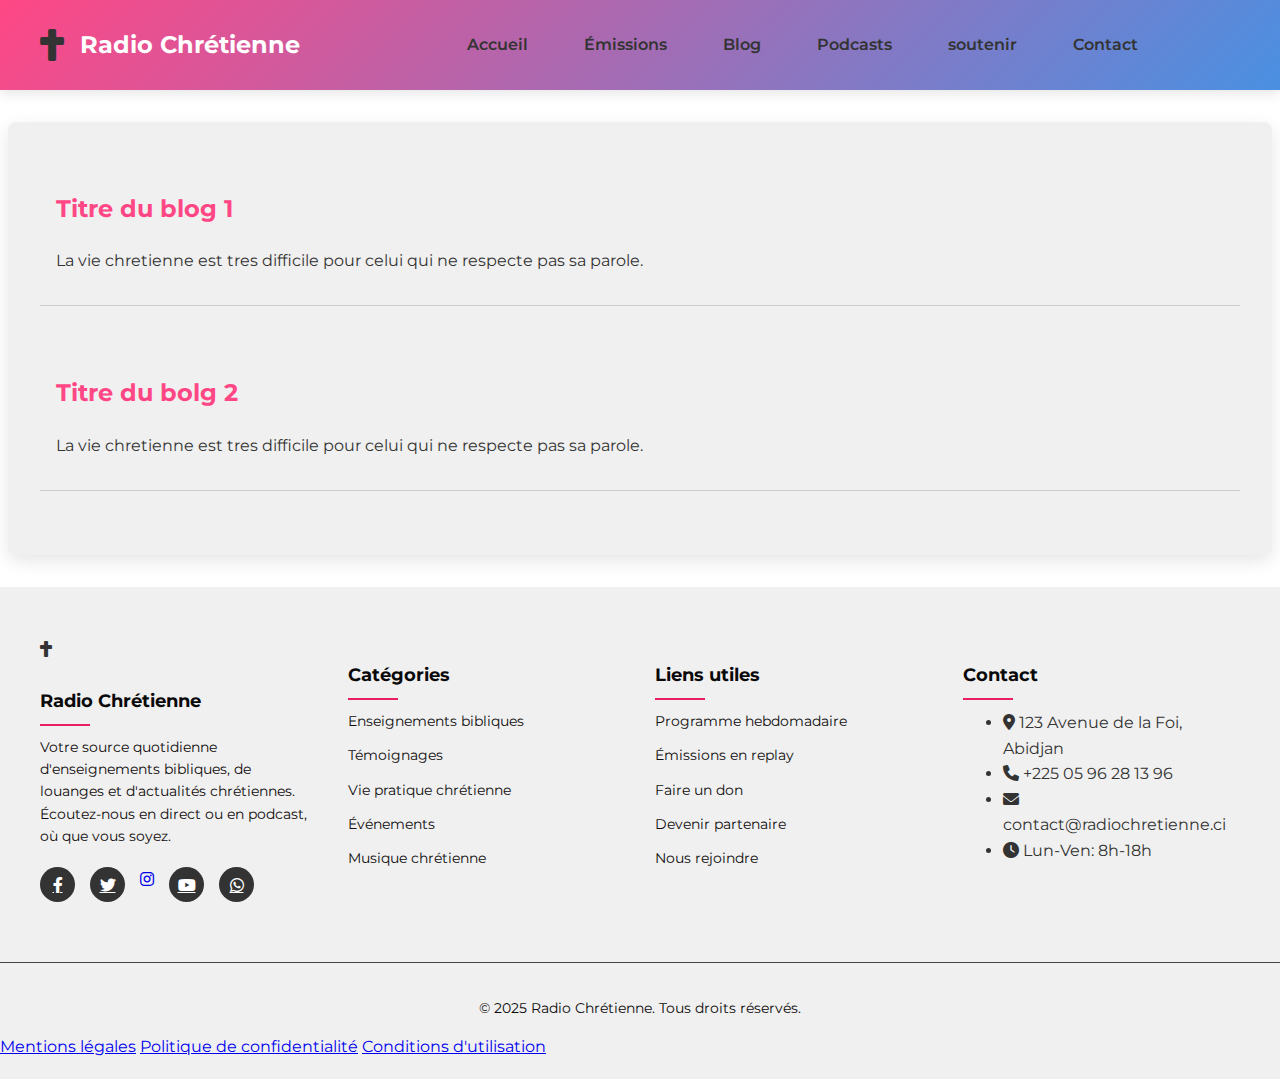
<file: blog.html>
<!DOCTYPE html>
<html lang="fr">
<head>
    <meta charset="UTF-8">
    <meta name="viewport" content="width=device-width, initial-scale=1.0">
    <title>Blog Chrétien Radio</title>
    <link href="https://cdnjs.cloudflare.com/ajax/libs/font-awesome/6.0.0-beta3/css/all.min.css" rel="stylesheet">
    <link href="https://fonts.googleapis.com/css2?family=Montserrat:wght@400;500;600;700&family=Merriweather:wght@400;700&display=swap" rel="stylesheet">
    <link rel="icon" href="favicon.ico" type="image/x-icon">
    <link href="https://fonts.googleapis.com/css2?family=Montserrat:wght@400;600;700&display=swap" rel="stylesheet">
    <link rel="stylesheet" href="css/blog.css">
    
</head>
<body>

    <header>
        <nav class="nav-container">
            <div class="logo">
                <i class="fas fa-cross fa-2x"></i>
                <h1>Radio Chrétienne</h1>
            </div>
            <ul class="nav-links">
                <li><a href="index.html">Accueil</a></li>
                <li><a href="#">Émissions</a></li>
                <li><a href="blog.html" class="active">Blog</a></li>
                <li><a href="podcast.html">Podcasts</a></li>
                <li><a href="dn.html">soutenir</a></li>
                <li><a href="cntact.html">Contact</a></li>
            </ul>
            <div class="menu-toggle" id="mobile-menu">
                <span class="bar"></span>
                <span class="bar"></span>
                <span class="bar"></span>
            </div>
        </nav>
    </header>
<main>
    <article class="post">
        <h2>Titre du blog 1</h2>
        <p>La vie chretienne est tres difficile pour celui qui ne respecte pas sa parole.</p>
    </article>
    <article class="post">
        <h2>Titre du bolg 2</h2>
        <p>La vie chretienne est tres difficile pour celui qui ne respecte pas sa parole.</p>
    </article>
</main>

<footer>
    <div class="footer-container">
        <div class="footer-col">
            <div class="footer-logo">
                <i class="fas fa-cross"></i>
                <h4>Radio Chrétienne</h4>
            </div>
            <p>Votre source quotidienne d'enseignements bibliques, de louanges et d'actualités chrétiennes. 
                Écoutez-nous en direct ou en podcast, où que vous soyez.</p>
            <div class="social-links">
                <a href="https://www.facebook.com/" class="social-icon"><i class="fab fa-facebook-f"></i></a>
                <a href="#" class="social-icon"><i class="fab fa-twitter"></i></a>
                <a href="#" class="https://www.instagram.com/"><i class="fab fa-instagram"></i></a>
                <a href="https://www.youtube.com/results?search_query=derek+jones" class="social-icon"><i class="fab fa-youtube"></i></a>
                <a href="#" class="social-icon"><i class="fab fa-whatsapp"></i></a>
            </div>
        </div>
       
        <div class="footer-col">
            <h4>Catégories</h4>
            <ul class="footer-links">
                <li><a href="#">Enseignements bibliques</a></li>
                <li><a href="#">Témoignages</a></li>
                <li><a href="#hero">Vie pratique chrétienne</a></li>
                <li><a href="#">Événements</a></li>
                <li><a href="podcast.html">Musique chrétienne</a></li>
            </ul>
        </div>
        <div class="footer-col">
            <h4>Liens utiles</h4>
            <ul class="footer-links">
                <li><a href="dn.html">Programme hebdomadaire</a></li>
                <li><a href="#">Émissions en replay</a></li>
                <li><a href="dn.html">Faire un don</a></li>
                <li><a href="dn.html">Devenir partenaire</a></li>
                <li><a href="cntact.html">Nous rejoindre</a></li>
            </ul>
        </div>
        <div class="footer-col">
            <h4>Contact</h4>
            <ul class="footer-contact">
                <li><i class="fas fa-map-marker-alt"></i> 123 Avenue de la Foi, Abidjan</li>
                <li><i class="fas fa-phone"></i> +225 05 96 28 13 96</li>
                <li><i class="fas fa-envelope"></i> contact@radiochretienne.ci</li>
                <li><i class="fas fa-clock"></i> Lun-Ven: 8h-18h</li>
            </ul>
        </div>
    </div>
    <div class="footer-bottom">
        <div class="copyright">
            <p>&copy; 2025 Radio Chrétienne. Tous droits réservés.</p>
        </div>
        <div class="footer-links-bottom">
            <a href="#">Mentions légales</a>
            <a href="#">Politique de confidentialité</a>
            <a href="#">Conditions d'utilisation</a>
        </div>
    </div>
</footer>

</body>
</html>
</file>
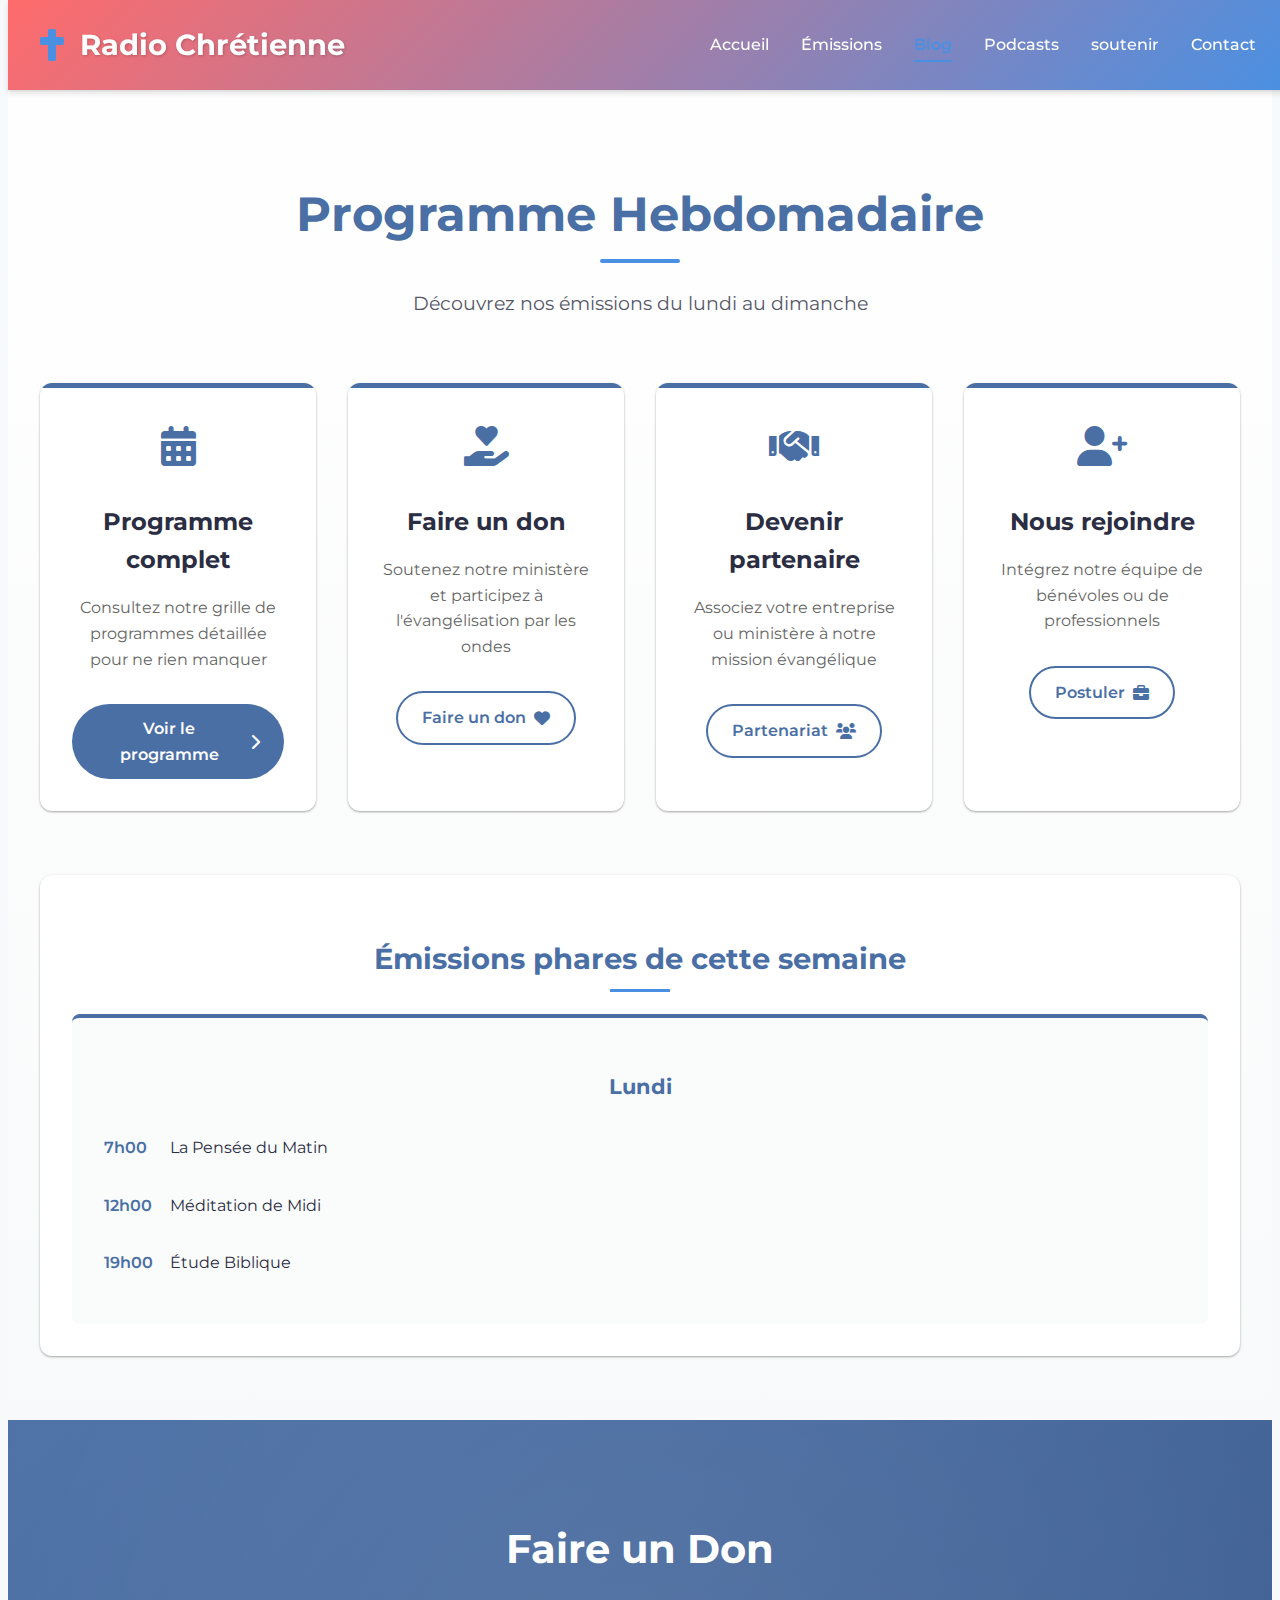
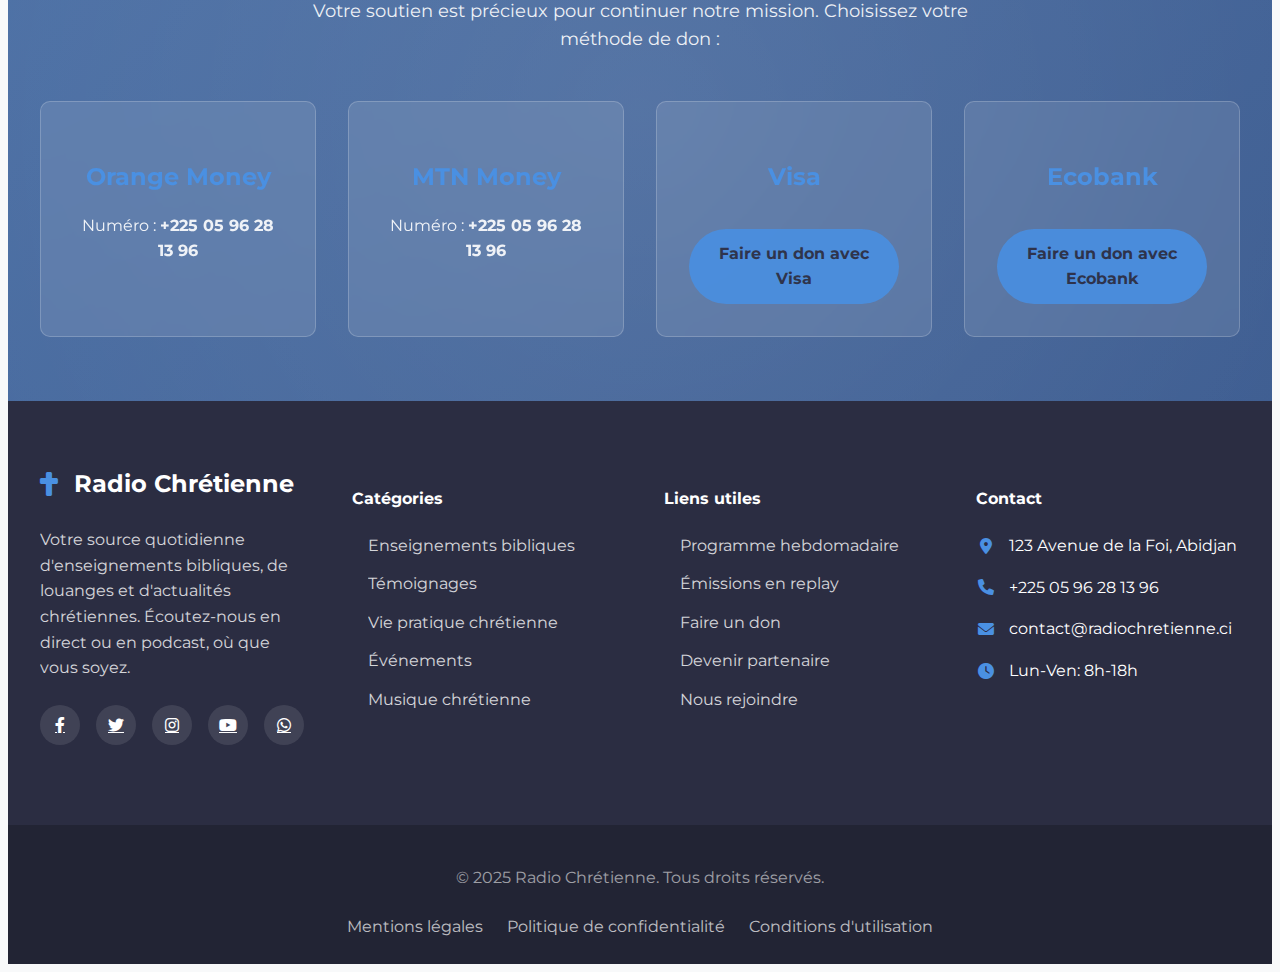
<file: dn.html>
<!DOCTYPE html>
<html lang="fr">
<head>
    <meta charset="UTF-8">
    <meta name="viewport" content="width=device-width, initial-scale=1.0">
    <meta name="description" content="Blog de Radio Chrétienne - Actualités, enseignements et méditations pour nourrir votre foi">
    <title>Blog de Radio Chrétienne - Actualités et enseignements</title>
    <link rel="stylesheet" href="css/dn.css">
    <link href="https://cdnjs.cloudflare.com/ajax/libs/font-awesome/6.0.0-beta3/css/all.min.css" rel="stylesheet">
    <link href="https://fonts.googleapis.com/css2?family=Montserrat:wght@400;500;600;700&family=Merriweather:wght@400;700&display=swap" rel="stylesheet">
    <link rel="icon" href="favicon.ico" type="image/x-icon">
</head>
<body>
    <header>
        <nav class="nav-container">
            <div class="logo">
                <i class="fas fa-cross fa-2x"></i>
                <h1>Radio Chrétienne</h1>
            </div>
            <ul class="nav-links">
                <li><a href="index.html">Accueil</a></li>
                <li><a href="#">Émissions</a></li>
                <li><a href="blog.html" class="active">Blog</a></li>
                <li><a href="podcast.html">Podcasts</a></li>
                <li><a href="dn.html">soutenir</a></li>
                <li><a href="cntact.html">Contact</a></li>
            </ul>
            <div class="menu-toggle" id="mobile-menu">
                <span class="bar"></span>
                <span class="bar"></span>
                <span class="bar"></span>
            </div>
        </nav>
    </header>

    <!-- Programme Hebdomadaire Section -->
    <section class="weekly-program" aria-labelledby="weekly-program-heading">
        <div class="container">
            <div class="program-header">
                <h2 id="weekly-program-heading">Programme Hebdomadaire</h2>
                <p class="subtitle">Découvrez nos émissions du lundi au dimanche</p>
            </div>
  
            <div class="program-actions">
                <div class="action-card">
                    <div class="action-icon">
                        <i class="fas fa-calendar-alt" aria-hidden="true"></i>
                    </div>
                    <h3>Programme complet</h3>
                    <p>Consultez notre grille de programmes détaillée pour ne rien manquer</p>
                    <a href="#" class="btn btn-primary" aria-label="Voir le programme complet">
                        Voir le programme <i class="fas fa-chevron-right" aria-hidden="true"></i>
                    </a>
                </div>
  
                <div class="action-card">
                    <div class="action-icon">
                        <i class="fas fa-hand-holding-heart" aria-hidden="true"></i>
                    </div>
                    <h3>Faire un don</h3>
                    <p>Soutenez notre ministère et participez à l'évangélisation par les ondes</p>
                    <a href="#don-section" class="btn btn-secondary" aria-label="Faire un don à Radio Chrétienne">
                        Faire un don <i class="fas fa-heart" aria-hidden="true"></i>
                    </a>
                </div>
  
                <div class="action-card">
                    <div class="action-icon">
                        <i class="fas fa-handshake" aria-hidden="true"></i>
                    </div>
                    <h3>Devenir partenaire</h3>
                    <p>Associez votre entreprise ou ministère à notre mission évangélique</p>
                    <a href="#" class="btn btn-secondary" aria-label="Devenir partenaire de Radio Chrétienne">
                        Partenariat <i class="fas fa-users" aria-hidden="true"></i>
                    </a>
                </div>
  
                <div class="action-card">
                    <div class="action-icon">
                        <i class="fas fa-user-plus" aria-hidden="true"></i>
                    </div>
                    <h3>Nous rejoindre</h3>
                    <p>Intégrez notre équipe de bénévoles ou de professionnels</p>
                    <a href="#" class="btn btn-secondary" aria-label="Rejoindre l'équipe de Radio Chrétienne">
                        Postuler <i class="fas fa-briefcase" aria-hidden="true"></i>
                    </a>
                </div>
            </div>
  
            <div class="schedule-highlights">
                <h3>Émissions phares de cette semaine</h3>
                <div class="schedule-grid">
                    <!-- Lundi -->
                    <div class="day-schedule" aria-labelledby="monday-heading">
                        <h4 id="monday-heading">Lundi</h4>
                        <ul class="program-list">
                            <li><time datetime="07:00">7h00</time><span>La Pensée du Matin</span></li>
                            <li><time datetime="12:00">12h00</time><span>Méditation de Midi</span></li>
                            <li><time datetime="19:00">19h00</time><span>Étude Biblique</span></li>
                        </ul>
                    </div>
                    <!-- Autres jours omis pour la brièveté -->
                </div>
            </div>
        </div>
    </section>

    <!-- Section Faire un Don -->
    <section id="don-section" class="donation-section">
        <div class="container">
            <h2>Faire un Don</h2>
            <p>Votre soutien est précieux pour continuer notre mission. Choisissez votre méthode de don :</p>
            <div class="donation-methods">
                <div class="method">
                    <h3>Orange Money</h3>
                    <p>Numéro : <strong>+225 05 96 28 13 96</strong></p>
                </div>
                <div class="method">
                    <h3>MTN Money</h3>
                    <p>Numéro : <strong>+225 05 96 28 13 96</strong></p>
                </div>
                <div class="method">
                    <h3>Visa</h3>
                    <p><a href="#" class="btn btn-donate">Faire un don avec Visa</a></p>
                </div>
                <div class="method">
                    <h3>Ecobank</h3>
                    <p><a href="#" class="btn btn-donate">Faire un don avec Ecobank</a></p>
                </div>
            </div>
        </div>
    </section>
  
    <footer>
        <div class="footer-container">
            <div class="footer-col">
                <div class="footer-logo">
                    <i class="fas fa-cross"></i>
                    <h4>Radio Chrétienne</h4>
                </div>
                <p>Votre source quotidienne d'enseignements bibliques, de louanges et d'actualités chrétiennes. Écoutez-nous en direct ou en podcast, où que vous soyez.</p>
                <div class="social-links">
                    <a href="https://www.facebook.com/" class="social-icon"><i class="fab fa-facebook-f"></i></a>
                    <a href="#" class="social-icon"><i class="fab fa-twitter"></i></a>
                    <a href="https://www.instagram.com/" class="social-icon"><i class="fab fa-instagram"></i></a>
                    <a href="https://www.youtube.com/results?search_query=derek+jones" class="social-icon"><i class="fab fa-youtube"></i></a>
                    <a href="#" class="social-icon"><i class="fab fa-whatsapp"></i></a>
                </div>
            </div>
            <div class="footer-col">
                <h4>Catégories</h4>
                <ul class="footer-links">
                    <li><a href="#">Enseignements bibliques</a></li>
                    <li><a href="#">Témoignages</a></li>
                    <li><a href="#hero">Vie pratique chrétienne</a></li>
                    <li><a href="#">Événements</a></li>
                    <li><a href="podcast.html">Musique chrétienne</a></li>
                </ul>
            </div>
            <div class="footer-col">
                <h4>Liens utiles</h4>
                <ul class="footer-links">
                    <li><a href="dn.html">Programme hebdomadaire</a></li>
                    <li><a href="#">Émissions en replay</a></li>
                    <li><a href="dn.html">Faire un don</a></li>
                    <li><a href="dn.html">Devenir partenaire</a></li>
                    <li><a href="cntact.html">Nous rejoindre</a></li>
                </ul>
            </div>
            <div class="footer-col">
                <h4>Contact</h4>
                <ul class="footer-contact">
                    <li><i class="fas fa-map-marker-alt"></i> 123 Avenue de la Foi, Abidjan</li>
                    <li><i class="fas fa-phone"></i> +225 05 96 28 13 96</li>
                    <li><i class="fas fa-envelope"></i> contact@radiochretienne.ci</li>
                    <li><i class="fas fa-clock"></i> Lun-Ven: 8h-18h</li>
                </ul>
            </div>
        </div>
        <div class="footer-bottom">
            <div class="copyright">
                <p>&copy; 2025 Radio Chrétienne. Tous droits réservés.</p>
            </div>
            <div class="footer-links-bottom">
                <a href="#">Mentions légales</a>
                <a href="#">Politique de confidentialité</a>
                <a href="#">Conditions d'utilisation</a>
            </div>
        </div>
    </footer>

    <script src="javascript/radio.js"></script>
</body>
</html>
</file>
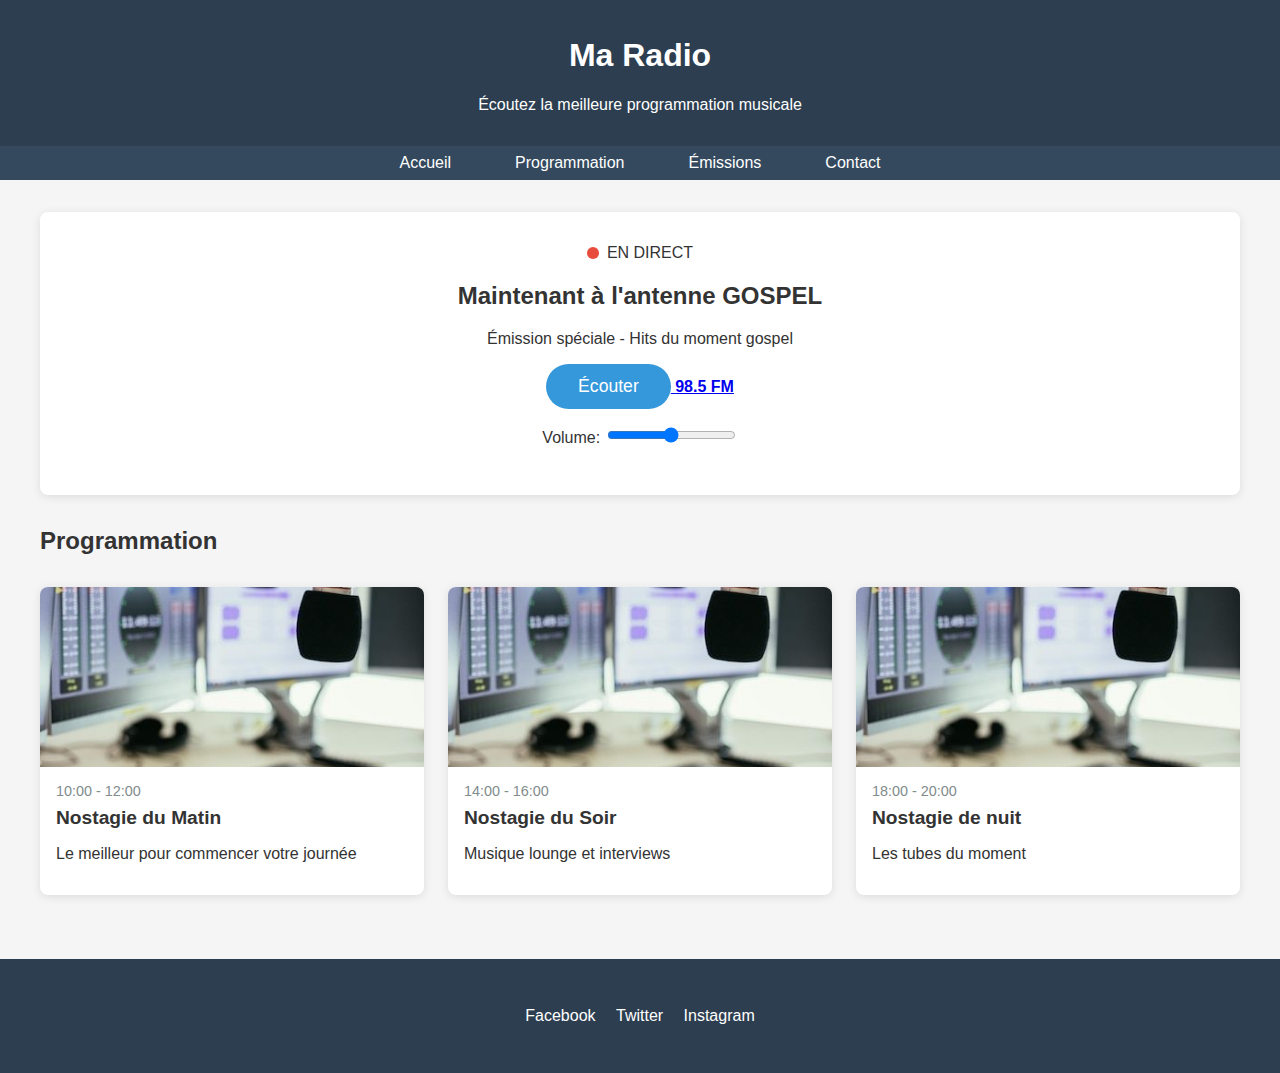
<file: rad.html>
<!DOCTYPE html>
<html lang="fr">
<head>
    <meta charset="UTF-8">
    <meta name="viewport" content="width=device-width, initial-scale=1.0">
    <title>Ma Radio en Ligne</title>
    <link href="css/essaie.css" rel="stylesheet">
</head>
<body>
    <header>
        <h1>Ma Radio</h1>
        <p>Écoutez la meilleure programmation musicale</p>
    </header>

    <nav>
        <ul>
            <li><a href="#">Accueil</a></li>
            <li><a href="#">Programmation</a></li>
            <li><a href="#">Émissions</a></li>
            <li><a href="#">Contact</a></li>
        </ul>
    </nav>

    <div class="container">
        <div class="player-container">
            <div class="on-air">
                <div class="on-air-indicator"></div>
                <span>EN DIRECT</span>
            </div>
            <h2>Maintenant à l'antenne GOSPEL</h2>
            <p>Émission spéciale - Hits du moment gospel</p>
            
            <div class="player-controls">
                <a href="89,4 FM"><button class="play-button">Écouter</button>
                  <strong>98.5 FM</strong></p></a>
                
            </div>
            
            <div class="volume-control">
                <label for="volume">Volume:</label>
                <input type="range" id="volume" name="volume" min="0" max="100">
            </div>
        </div>

        <h2>Programmation</h2>
        <div class="program-grid">
            <div class="program-card">
                <div class="program-image" style="background-image: url('image/radio.jpg')"></div>
                <div class="program-info">
                    <div class="program-time">10:00 - 12:00</div>
                    <h3 class="program-title">Nostagie du Matin</h3>
                    <p>Le meilleur pour commencer votre journée</p>
                </div>
            </div>
            
            <div class="program-card">
                <div class="program-image" style="background-image: url('image/radio.jpg')"></div>
                <div class="program-info">
                    <div class="program-time">14:00 - 16:00</div>
                    <h3 class="program-title">Nostagie du Soir</h3>
                    <p>Musique lounge et interviews</p>
                </div>
            </div>
            
            <div class="program-card">
                <div class="program-image" style="background-image: url('image/radio.jpg')"></div>
                <div class="program-info">
                    <div class="program-time">18:00 - 20:00</div>
                    <h3 class="program-title">Nostagie de nuit</h3>
                    <p>Les tubes du moment</p>
                </div>
            </div>
        </div>
    </div>

    <footer>
        <div class="social-links">
            <a href="#"><i class="fab fa-facebook"></i> Facebook</a>
            <a href="#"><i class="fab fa-twitter"></i> Twitter</a>
            <a href="#"><i class="fab fa-instagram"></i> Instagram</a>
        </div>
        
    </footer>

    <!-- Font Awesome pour les icônes -->
    <script src="javascript.js" crossorigin="anonymous"></script>
</body>
</html>
</file>
<file: css/blog.css>
:root {
    --primary-color: #ffffff; /* Light background */
    --secondary-color: #ff4785; /* Brighter secondary color */
    --accent-color: #4a90e2; /* Bright accent color */
    --text-color: #333333; /* Darker text color */
    --light-bg: #f0f0f0; /* Light background for sections */
    --font-main: 'Montserrat', sans-serif;
}

body {
    font-family: var(--font-main);
    background-color: var(--primary-color);
    color: var(--text-color);
    line-height: 1.6;
    margin: 0;
    padding: 0;
}
.nav-container {
    display: flex;
    justify-content: space-between;
    align-items: center;
    max-width: 1200px;
    margin: 0 auto;
    padding: 0 2rem;
}

.logo {
    display: flex;
    align-items: center;
}

.logo h1 {
    margin-left: 1rem;
    font-size: 1.5rem;
    font-weight: 700;
}

.nav-links {
    display: flex;
    list-style: none;
}

.nav-links li {
    margin-left: 1.5rem;
}

.nav-links a {
    color: var(--text-color);
    text-decoration: none;
    font-weight: 600;
    transition: color 0.3s ease;
}

.nav-links a:hover {
    color: var(--accent-color);
}
header {
    background: linear-gradient(135deg, var(--secondary-color), var(--accent-color));
    padding: 1rem 0;
    text-align: center;
    box-shadow: 0 4px 12px rgba(0, 0, 0, 0.1);
}

h1 {
    color: #fff;
    margin: 0;
}

nav {
    margin: 1rem 0;
}

nav a {
    color: #fff;
    text-decoration: none;
    margin: 0 1rem;
    font-weight: 600;
}

main {
    max-width: 1200px;
    margin: 2rem auto;
    padding: 2rem;
    background: var(--light-bg);
    border-radius: 8px;
    box-shadow: 0 6px 18px rgba(0, 0, 0, 0.1);
}

.post {
    margin-bottom: 2rem;
    padding: 1rem;
    border-bottom: 1px solid #ccc;
}

.post h2 {
    color: var(--secondary-color);
}

footer {
    background-color: var(--light-bg);
    color: var(--text-color);
    padding: 50px 0 20px;
}

.footer-container {
    max-width: 1200px;
    margin: 0 auto;
    padding: 0 20px;
    display: flex;
    flex-wrap: wrap;
    justify-content: space-between;
    gap: 30px;
}

.footer-col {
    flex: 1;
    min-width: 250px;
    margin-bottom: 30px;
}

.footer-col h4 {
    font-size: 18px;
    margin-bottom: 20px;
    position: relative;
    color: #0a0909;
}

.footer-col h4::after {
    content: '';
    position: absolute;
    left: 0;
    bottom: -10px;
    width: 50px;
    height: 2px;
    background-color: #e91e63;
}

.footer-col p {
    font-size: 14px;
    line-height: 1.6;
    margin-bottom: 20px;
    color: #0f0b0b;
}

.social-links {
    display: flex;
    gap: 15px;
}

.social-icon {
    display: inline-flex;
    align-items: center;
    justify-content: center;
    width: 35px;
    height: 35px;
    background-color: #333;
    border-radius: 50%;
    color: #fff;
    transition: all 0.3s ease;
}

.social-icon:hover {
    background-color: var(--secondary-color);
    transform: translateY(-3px);
}

.footer-links {
    list-style: none;
    padding: 0;
}

.footer-links li {
    margin-bottom: 12px;
    display: flex;
    align-items: center;
    gap: 10px;
}

.footer-links a {
    color: #0f0d0d;
    font-size: 14px;
    transition: color 0.3s ease;
    text-decoration: none;
}

.footer-links a:hover {
    color: #e91e63;
    padding-left: 5px;
}

.footer-links i {
    color: #e91e63;
    width: 20px;
    text-align: center;
}

.copyright {
    text-align: center;
    padding-top: 20px;
    margin-top: 30px;
    border-top: 1px solid #444;
    font-size: 14px;
    color: #0c0b0b;
}
@media (max-width: 768px) {
    main {
        padding: 1rem;
    }
}
</file>
<file: css/dn.css>
/* Variables CSS */
:root {
    --primary-color: #4a6fa5;
    --secondary-color: #ff6b6b;
    --accent-color: #4a90e2;
    --dark-color: #2b2d42;
    --light-color: #f8f9fa;
    --success-color: #06d6a0;
    --font-main: 'Montserrat', sans-serif;
    --font-serif: 'Merriweather', serif;
    --transition-base: all 0.3s cubic-bezier(0.25, 0.8, 0.25, 1);
    --shadow-sm: 0 1px 3px rgba(0, 0, 0, 0.12), 0 1px 2px rgba(0, 0, 0, 0.24);
    --shadow-md: 0 4px 6px rgba(0, 0, 0, 0.1), 0 1px 3px rgba(0, 0, 0, 0.08);
    --shadow-lg: 0 10px 20px rgba(0, 0, 0, 0.1), 0 6px 6px rgba(0, 0, 0, 0.08);
    --shadow-xl: 0 15px 25px rgba(0, 0, 0, 0.15), 0 5px 10px rgba(0, 0, 0, 0.05);
  }
  
  /* Base Styles */
  body {
    font-family: var(--font-main);
    color: var(--dark-color);
    background-color: var(--light-color);
    line-height: 1.6;
    overflow-x: hidden;
  }
  
  /* Header Animations */
  header {
    background: linear-gradient(135deg, var(--secondary-color), var(--accent-color));
    box-shadow: var(--shadow-md);
    position: fixed;
    width: 100%;
    top: 0;
    z-index: 1000;
    transform: translateY(0);
    transition: var(--transition-base);
  }
  
  header.scrolled {
    background: rgba(74, 111, 165, 0.95);
    box-shadow: var(--shadow-lg);
    backdrop-filter: blur(10px);
  }
  
  .nav-container {
    display: flex;
    justify-content: space-between;
    align-items: center;
    padding: 1rem 2rem;
    max-width: 1400px;
    margin: 0 auto;
  }
  
  .logo {
    display: flex;
    align-items: center;
    gap: 1rem;
    transition: var(--transition-base);
  }
  
  .logo:hover {
    transform: scale(1.05);
  }
  
  .logo i {
    color: var(--accent-color);
    transition: transform 0.5s ease;
  }
  
  .logo:hover i {
    transform: rotate(360deg);
  }
  
  .logo h1 {
    font-size: 1.8rem;
    font-weight: 700;
    color: white;
    margin: 0;
    text-shadow: 1px 1px 3px rgba(0, 0, 0, 0.2);
  }
  
  .nav-links {
    display: flex;
    list-style: none;
    gap: 2rem;
  }
  
  .nav-links li a {
    color: white;
    text-decoration: none;
    font-weight: 500;
    position: relative;
    padding: 0.5rem 0;
    transition: var(--transition-base);
  }
  
  .nav-links li a::after {
    content: '';
    position: absolute;
    bottom: 0;
    left: 0;
    width: 0;
    height: 2px;
    background-color: var(--accent-color);
    transition: width 0.3s ease;
  }
  
  .nav-links li a:hover::after,
  .nav-links li a.active::after {
    width: 100%;
  }
  
  .nav-links li a:hover {
    color: var(--accent-color);
  }
  
  .nav-links li a.active {
    color: var(--accent-color);
    font-weight: 600;
  }
  
  /* Mobile Menu Animation */
  .menu-toggle {
    display: none;
    flex-direction: column;
    justify-content: space-between;
    width: 30px;
    height: 21px;
    cursor: pointer;
    z-index: 1001;
  }
  
  .bar {
    height: 3px;
    width: 100%;
    background-color: white;
    border-radius: 3px;
    transition: var(--transition-base);
  }
  
  .menu-toggle.active .bar:nth-child(1) {
    transform: translateY(9px) rotate(45deg);
  }
  
  .menu-toggle.active .bar:nth-child(2) {
    opacity: 0;
  }
  
  .menu-toggle.active .bar:nth-child(3) {
    transform: translateY(-9px) rotate(-45deg);
  }
  
  /* Weekly Program Section */
  .weekly-program {
    padding: 8rem 2rem 4rem;
    background: linear-gradient(to bottom, rgba(255, 255, 255, 0.9), rgba(248, 249, 250, 0.9)), 
                url('https://images.unsplash.com/photo-1532102235608-dc8b0bda8a99?ixlib=rb-1.2.1&auto=format&fit=crop&w=1350&q=80') no-repeat center center/cover;
    position: relative;
    overflow: hidden;
  }
  
  .weekly-program::before {
    content: '';
    position: absolute;
    top: 0;
    left: 0;
    width: 100%;
    height: 100%;
    background: rgba(255, 255, 255, 0.8);
    z-index: -1;
  }
  
  .program-header {
    text-align: center;
    margin-bottom: 4rem;
    animation: fadeInUp 1s ease;
  }
  
  .program-header h2 {
    font-size: 3rem;
    color: var(--primary-color);
    margin-bottom: 1rem;
    position: relative;
    display: inline-block;
  }
  
  .program-header h2::after {
    content: '';
    position: absolute;
    bottom: -10px;
    left: 50%;
    transform: translateX(-50%);
    width: 80px;
    height: 4px;
    background: var(--accent-color);
    border-radius: 2px;
  }
  
  .program-header .subtitle {
    font-size: 1.2rem;
    color: var(--dark-color);
    opacity: 0.8;
  }
  
  /* Action Cards Animation */
  .program-actions {
    display: grid;
    grid-template-columns: repeat(auto-fit, minmax(250px, 1fr));
    gap: 2rem;
    margin-bottom: 4rem;
  }
  
  .action-card {
    background: white;
    border-radius: 12px;
    padding: 2rem;
    text-align: center;
    box-shadow: var(--shadow-sm);
    transition: var(--transition-base);
    position: relative;
    overflow: hidden;
    z-index: 1;
  }
  
  .action-card::before {
    content: '';
    position: absolute;
    top: 0;
    left: 0;
    width: 100%;
    height: 5px;
    background: var(--primary-color);
    transition: height 0.3s ease;
    z-index: -1;
  }
  
  .action-card:hover {
    transform: translateY(-10px);
    box-shadow: var(--shadow-lg);
  }
  
  .action-card:hover::before {
    height: 100%;
  }
  
  .action-card:hover .action-icon {
    color: white;
    transform: scale(1.1);
  }
  
  .action-card:hover h3,
  .action-card:hover p {
    color: white;
  }
  
  .action-card:hover .btn {
    background: white;
    color: var(--primary-color);
  }
  
  .action-icon {
    font-size: 2.5rem;
    color: var(--primary-color);
    margin-bottom: 1.5rem;
    transition: var(--transition-base);
  }
  
  .action-card h3 {
    font-size: 1.5rem;
    margin-bottom: 1rem;
    color: var(--dark-color);
    transition: var(--transition-base);
  }
  
  .action-card p {
    color: #666;
    margin-bottom: 2rem;
    transition: var(--transition-base);
  }
  
  /* Button Animations */
  .btn {
    display: inline-flex;
    align-items: center;
    justify-content: center;
    padding: 0.75rem 1.5rem;
    border-radius: 50px;
    font-weight: 600;
    text-decoration: none;
    transition: var(--transition-base);
    position: relative;
    overflow: hidden;
    border: none;
    cursor: pointer;
  }
  
  .btn::after {
    content: '';
    position: absolute;
    top: 50%;
    left: 50%;
    width: 5px;
    height: 5px;
    background: rgba(255, 255, 255, 0.5);
    opacity: 0;
    border-radius: 100%;
    transform: scale(1, 1) translate(-50%);
    transform-origin: 50% 50%;
  }
  
  .btn:focus:not(:active)::after {
    animation: ripple 1s ease-out;
  }
  
  .btn-primary {
    background: var(--primary-color);
    color: white;
  }
  
  .btn-primary:hover {
    background: #3a5a8f;
    box-shadow: 0 5px 15px rgba(74, 111, 165, 0.4);
  }
  
  .btn-secondary {
    background: white;
    color: var(--primary-color);
    border: 2px solid var(--primary-color);
  }
  
  .btn-secondary:hover {
    background: var(--primary-color);
    color: white;
    box-shadow: 0 5px 15px rgba(74, 111, 165, 0.4);
  }
  
  .btn i {
    margin-left: 0.5rem;
    transition: transform 0.3s ease;
  }
  
  .btn:hover i {
    transform: translateX(3px);
  }
  
  /* Schedule Grid Animation */
  .schedule-highlights {
    background: white;
    border-radius: 12px;
    padding: 2rem;
    box-shadow: var(--shadow-sm);
    animation: fadeIn 1s ease 0.3s both;
  }
  
  .schedule-highlights h3 {
    text-align: center;
    font-size: 1.8rem;
    color: var(--primary-color);
    margin-bottom: 2rem;
    position: relative;
  }
  
  .schedule-highlights h3::after {
    content: '';
    position: absolute;
    bottom: -10px;
    left: 50%;
    transform: translateX(-50%);
    width: 60px;
    height: 3px;
    background: var(--accent-color);
  }
  
  .schedule-grid {
    display: grid;
    grid-template-columns: repeat(auto-fit, minmax(200px, 1fr));
    gap: 1.5rem;
  }
  
  .day-schedule {
    background: rgba(248, 249, 250, 0.7);
    border-radius: 8px;
    padding: 1.5rem;
    transition: var(--transition-base);
    border-top: 4px solid var(--primary-color);
  }
  
  .day-schedule:hover {
    transform: translateY(-5px);
    box-shadow: var(--shadow-md);
    background: white;
  }
  
  .day-schedule h4 {
    color: var(--primary-color);
    text-align: center;
    margin-bottom: 1.5rem;
    font-size: 1.3rem;
  }
  
  .program-list {
    list-style: none;
    padding: 0;
    margin: 0;
  }
  
  .program-list li {
    display: flex;
    align-items: center;
    margin-bottom: 1rem;
    padding: 0.5rem;
    border-radius: 4px;
    transition: var(--transition-base);
  }
  
  .program-list li:hover {
    background: rgba(74, 111, 165, 0.1);
  }
  
  .program-list time {
    font-weight: 600;
    color: var(--primary-color);
    min-width: 50px;
    margin-right: 1rem;
  }
  
  .program-list span {
    color: var(--dark-color);
  }
  
  /* Donation Section Animation */
  .donation-section {
    padding: 4rem 2rem;
    background: linear-gradient(135deg, var(--primary-color), #3a5a8f);
    color: white;
    position: relative;
    overflow: hidden;
  }
  
  .donation-section::before {
    content: '';
    position: absolute;
    top: -50%;
    left: -50%;
    width: 200%;
    height: 200%;
    background: radial-gradient(circle, rgba(255,255,255,0.1) 0%, rgba(255,255,255,0) 70%);
    animation: pulse 15s infinite linear;
    z-index: 0;
  }
  
  .donation-section .container {
    position: relative;
    z-index: 1;
  }
  
  .donation-section h2 {
    text-align: center;
    font-size: 2.5rem;
    margin-bottom: 1rem;
    color: white;
  }
  
  .donation-section p {
    text-align: center;
    max-width: 700px;
    margin: 0 auto 3rem;
    font-size: 1.1rem;
    opacity: 0.9;
  }
  
  .donation-methods {
    display: grid;
    grid-template-columns: repeat(auto-fit, minmax(250px, 1fr));
    gap: 2rem;
    max-width: 1200px;
    margin: 0 auto;
  }
  
  .method {
    background: rgba(255, 255, 255, 0.1);
    backdrop-filter: blur(10px);
    border-radius: 10px;
    padding: 2rem;
    text-align: center;
    transition: var(--transition-base);
    border: 1px solid rgba(255, 255, 255, 0.2);
  }
  
  .method:hover {
    transform: translateY(-5px);
    background: rgba(255, 255, 255, 0.2);
    box-shadow: 0 10px 20px rgba(0, 0, 0, 0.1);
  }
  
  .method h3 {
    font-size: 1.5rem;
    margin-bottom: 1rem;
    color: var(--accent-color);
  }
  
  .method p {
    margin: 0;
    font-size: 1rem;
  }
  
  .btn-donate {
    background: var(--accent-color);
    color: var(--dark-color);
    font-weight: 700;
    margin-top: 1rem;
  }
  
  .btn-donate:hover {
    background: white;
    box-shadow: 0 5px 15px rgba(255, 209, 102, 0.4);
  }
  
  /* Footer Animations */
  footer {
    background: var(--dark-color);
    color: white;
    padding: 4rem 0 0;
    position: relative;
  }
  
  .footer-container {
    display: grid;
    grid-template-columns: repeat(auto-fit, minmax(250px, 1fr));
    gap: 3rem;
    max-width: 1400px;
    margin: 0 auto;
    padding: 0 2rem;
  }
  
  .footer-col {
    margin-bottom: 2rem;
  }
  
  .footer-logo {
    display: flex;
    align-items: center;
    gap: 1rem;
    margin-bottom: 1.5rem;
  }
  
  .footer-logo i {
    font-size: 1.5rem;
    color: var(--accent-color);
  }
  
  .footer-logo h4 {
    font-size: 1.5rem;
    margin: 0;
  }
  
  footer p {
    opacity: 0.8;
    margin-bottom: 1.5rem;
  }
  
  .social-links {
    display: flex;
    gap: 1rem;
  }
  
  .social-icon {
    display: inline-flex;
    align-items: center;
    justify-content: center;
    width: 40px;
    height: 40px;
    background: rgba(255, 255, 255, 0.1);
    border-radius: 50%;
    color: white;
    transition: var(--transition-base);
  }
  
  .social-icon:hover {
    background: var(--accent-color);
    color: var(--dark-color);
    transform: translateY(-3px);
  }
  
  .footer-links {
    list-style: none;
    padding: 0;
    margin: 0;
  }
  
  .footer-links li {
    margin-bottom: 0.8rem;
  }
  
  .footer-links a {
    color: white;
    opacity: 0.8;
    text-decoration: none;
    transition: var(--transition-base);
    position: relative;
    padding-left: 1rem;
  }
  
  .footer-links a::before {
    content: '→';
    position: absolute;
    left: 0;
    opacity: 0;
    transition: var(--transition-base);
  }
  
  .footer-links a:hover {
    opacity: 1;
    padding-left: 1.5rem;
  }
  
  .footer-links a:hover::before {
    opacity: 1;
    left: -0.2rem;
  }
  
  .footer-contact {
    list-style: none;
    padding: 0;
    margin: 0;
  }
  
  .footer-contact li {
    margin-bottom: 1rem;
    display: flex;
    align-items: center;
    gap: 0.8rem;
  }
  
  .footer-contact i {
    color: var(--accent-color);
    width: 20px;
    text-align: center;
  }
  
  .footer-bottom {
    background: rgba(0, 0, 0, 0.2);
    padding: 1.5rem 0;
    margin-top: 3rem;
  }
  
  .copyright {
    text-align: center;
    margin-bottom: 1rem;
    opacity: 0.7;
  }
  
  .footer-links-bottom {
    display: flex;
    justify-content: center;
    gap: 1.5rem;
  }
  
  .footer-links-bottom a {
    color: white;
    opacity: 0.7;
    text-decoration: none;
    transition: var(--transition-base);
  }
  
  .footer-links-bottom a:hover {
    opacity: 1;
    text-decoration: underline;
  }
  
  /* Keyframe Animations */
  @keyframes fadeIn {
    from { opacity: 0; }
    to { opacity: 1; }
  }
  
  @keyframes fadeInUp {
    from {
      opacity: 0;
      transform: translateY(20px);
    }
    to {
      opacity: 1;
      transform: translateY(0);
    }
  }
  
  @keyframes ripple {
    0% {
      transform: scale(0, 0);
      opacity: 1;
    }
    20% {
      transform: scale(25, 25);
      opacity: 1;
    }
    100% {
      opacity: 0;
      transform: scale(40, 40);
    }
  }
  
  @keyframes pulse {
    0% {
      transform: rotate(0deg);
    }
    100% {
      transform: rotate(360deg);
    }
  }
  
  /* Responsive Design */
  @media (max-width: 992px) {
    .nav-links {
      position: fixed;
      top: 0;
      right: -100%;
      width: 80%;
      max-width: 400px;
      height: 100vh;
      background: var(--primary-color);
      flex-direction: column;
      align-items: center;
      justify-content: center;
      gap: 2rem;
      transition: right 0.5s ease;
      z-index: 1000;
      box-shadow: -5px 0 15px rgba(0, 0, 0, 0.2);
    }
  
    .nav-links.active {
      right: 0;
    }
  
    .menu-toggle {
      display: flex;
    }
  
    .program-header h2 {
      font-size: 2.5rem;
    }
  }
  
  @media (max-width: 768px) {
    .weekly-program {
      padding: 6rem 1.5rem 3rem;
    }
  
    .program-header h2 {
      font-size: 2.2rem;
    }
  
    .schedule-grid {
      grid-template-columns: 1fr 1fr;
    }
  }
  
  @media (max-width: 576px) {
    .nav-container {
      padding: 1rem;
    }
  
    .logo h1 {
      font-size: 1.5rem;
    }
  
    .program-actions {
      grid-template-columns: 1fr;
    }
  
    .schedule-grid {
      grid-template-columns: 1fr;
    }
  
    .donation-methods {
      grid-template-columns: 1fr;
    }
  }
</file>
<file: css/essaie.css>
body {
    font-family: 'Arial', sans-serif;
    margin: 0;
    padding: 0;
    background-color: #f5f5f5;
    color: #333;
}

header {
    background-color: #2c3e50;
    color: white;
    padding: 1rem 0;
    text-align: center;
}

nav {
    background-color: #34495e;
    padding: 0.5rem 0;
}

nav ul {
    list-style-type: none;
    margin: 0;
    padding: 0;
    display: flex;
    justify-content: center;
}
nav li {
    margin: 0 1rem;
}

nav a {
    color: white;
    text-decoration: none;
    padding: 0.5rem 1rem;
    border-radius: 3px;
    transition: background-color 0.3s;
}

nav a:hover {
    background-color: #1abc9c;
}

.container {
    max-width: 1200px;
    margin: 0 auto;
    padding: 2rem;
}

.player-container {
    background-color: #fff;
    border-radius: 8px;
    box-shadow: 0 2px 10px rgba(0,0,0,0.1);
    padding: 2rem;
    margin-bottom: 2rem;
    text-align: center;
}
.on-air {
    display: flex;
    align-items: center;
    justify-content: center;
    margin-bottom: 1rem;
}

.on-air-indicator {
    width: 12px;
    height: 12px;
    background-color: #e74c3c;
    border-radius: 50%;
    margin-right: 0.5rem;
    animation: pulse 1.5s infinite;
}

@keyframes pulse {
    0% { opacity: 1; }
    50% { opacity: 0.5; }
    100% { opacity: 1; }
}

.player-controls {
    margin: 1rem 0;
}

.play-button {
    background-color: #3498db;
    color: white;
    border: none;
    padding: 0.75rem 2rem;
    border-radius: 30px;
    cursor: pointer;
    font-size: 1.1rem;
    transition: background-color 0.3s;
}
.play-button:hover {
    background-color: #2980b9;
}

.volume-control {
    margin: 1rem 0;
}

.program-grid {
    display: grid;
    grid-template-columns: repeat(auto-fill, minmax(300px, 1fr));
    gap: 1.5rem;
    margin-top: 2rem;
}

.program-card {
    background-color: #fff;
    border-radius: 8px;
    box-shadow: 0 2px 10px rgba(0,0,0,0.1);
    overflow: hidden;
}

.program-image {
    width: 100%;
    height: 180px;
    background-color: #ddd;
    background-size: cover;
    background-position: center;
}
.program-info {
    padding: 1rem;
}

.program-time {
    color: #7f8c8d;
    font-size: 0.9rem;
}

.program-title {
    margin: 0.5rem 0;
    font-size: 1.2rem;
}

footer {
    background-color: #2c3e50;
    color: white;
    text-align: center;
    padding: 2rem 0;
    margin-top: 2rem;
}

.social-links {
    margin: 1rem 0;
}

.social-links a {
    color: white;
    margin: 0 0.5rem;
    text-decoration: none;
}
</file>
